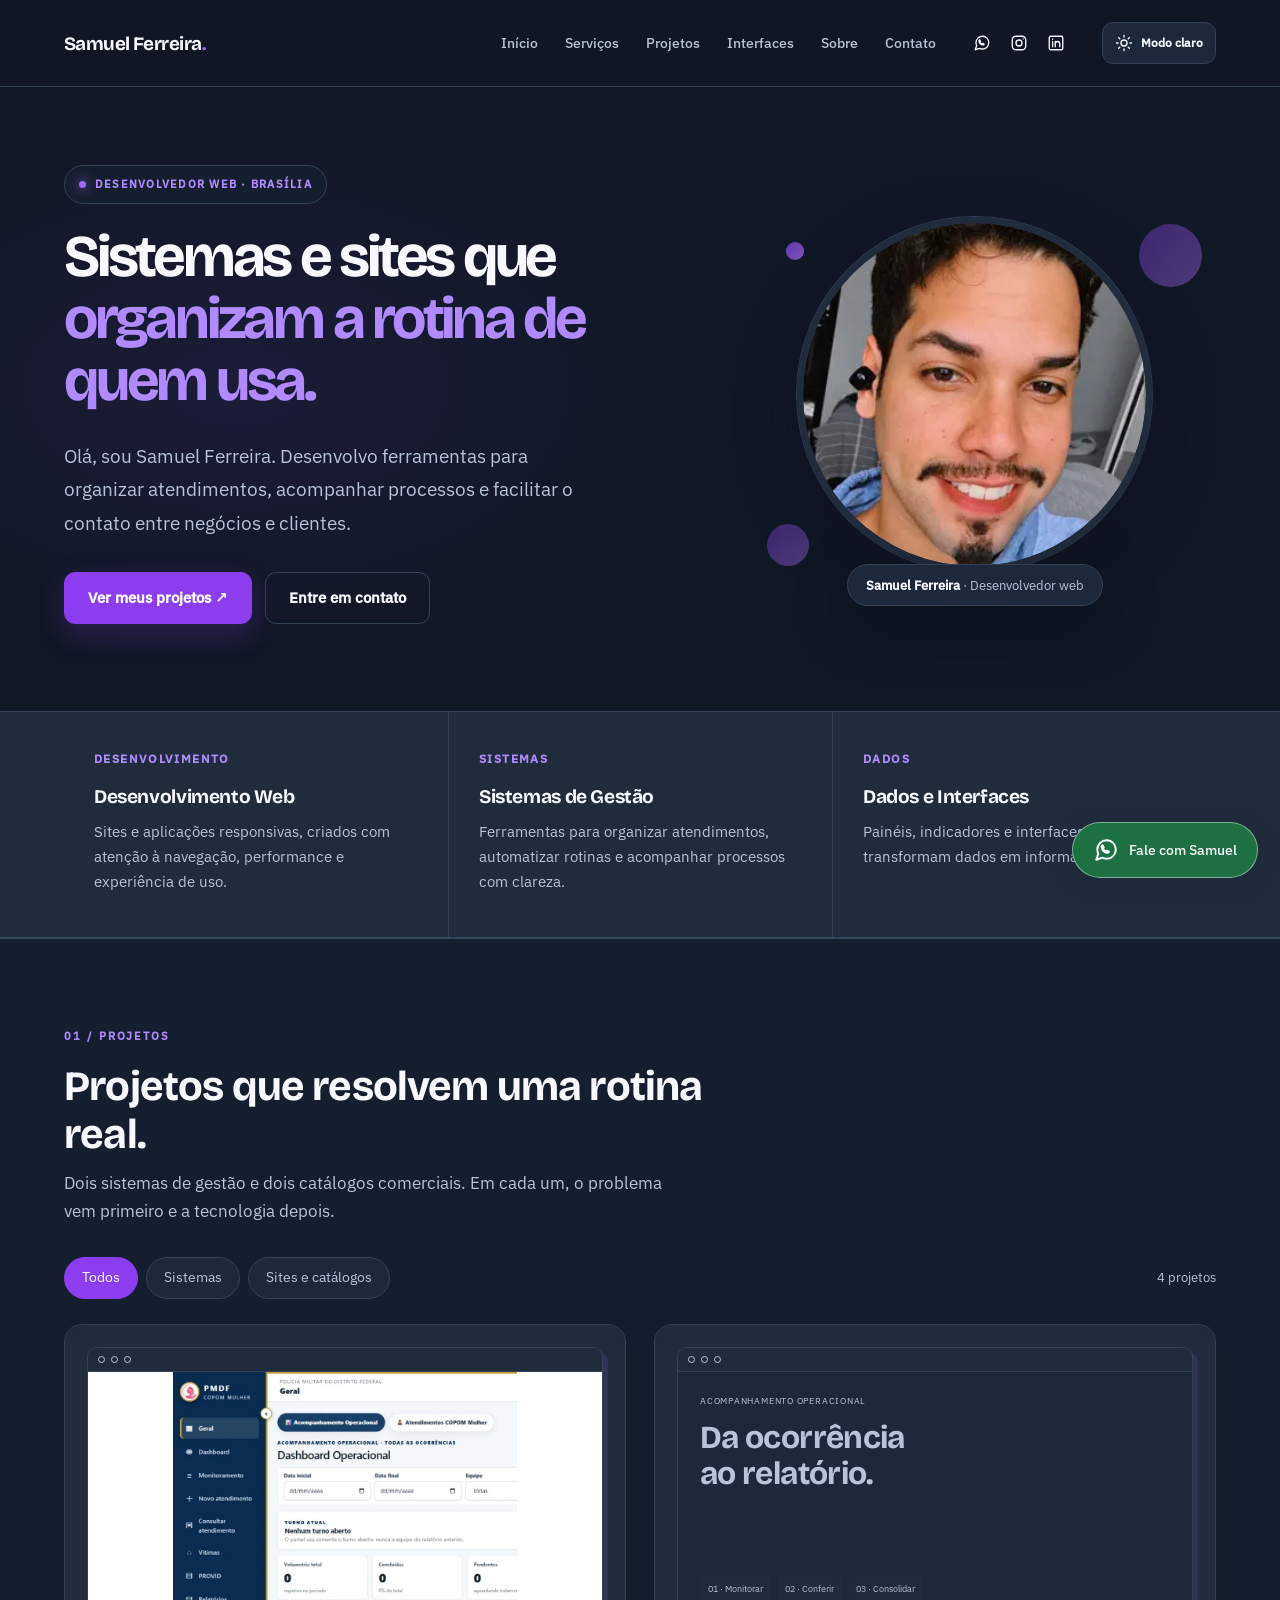
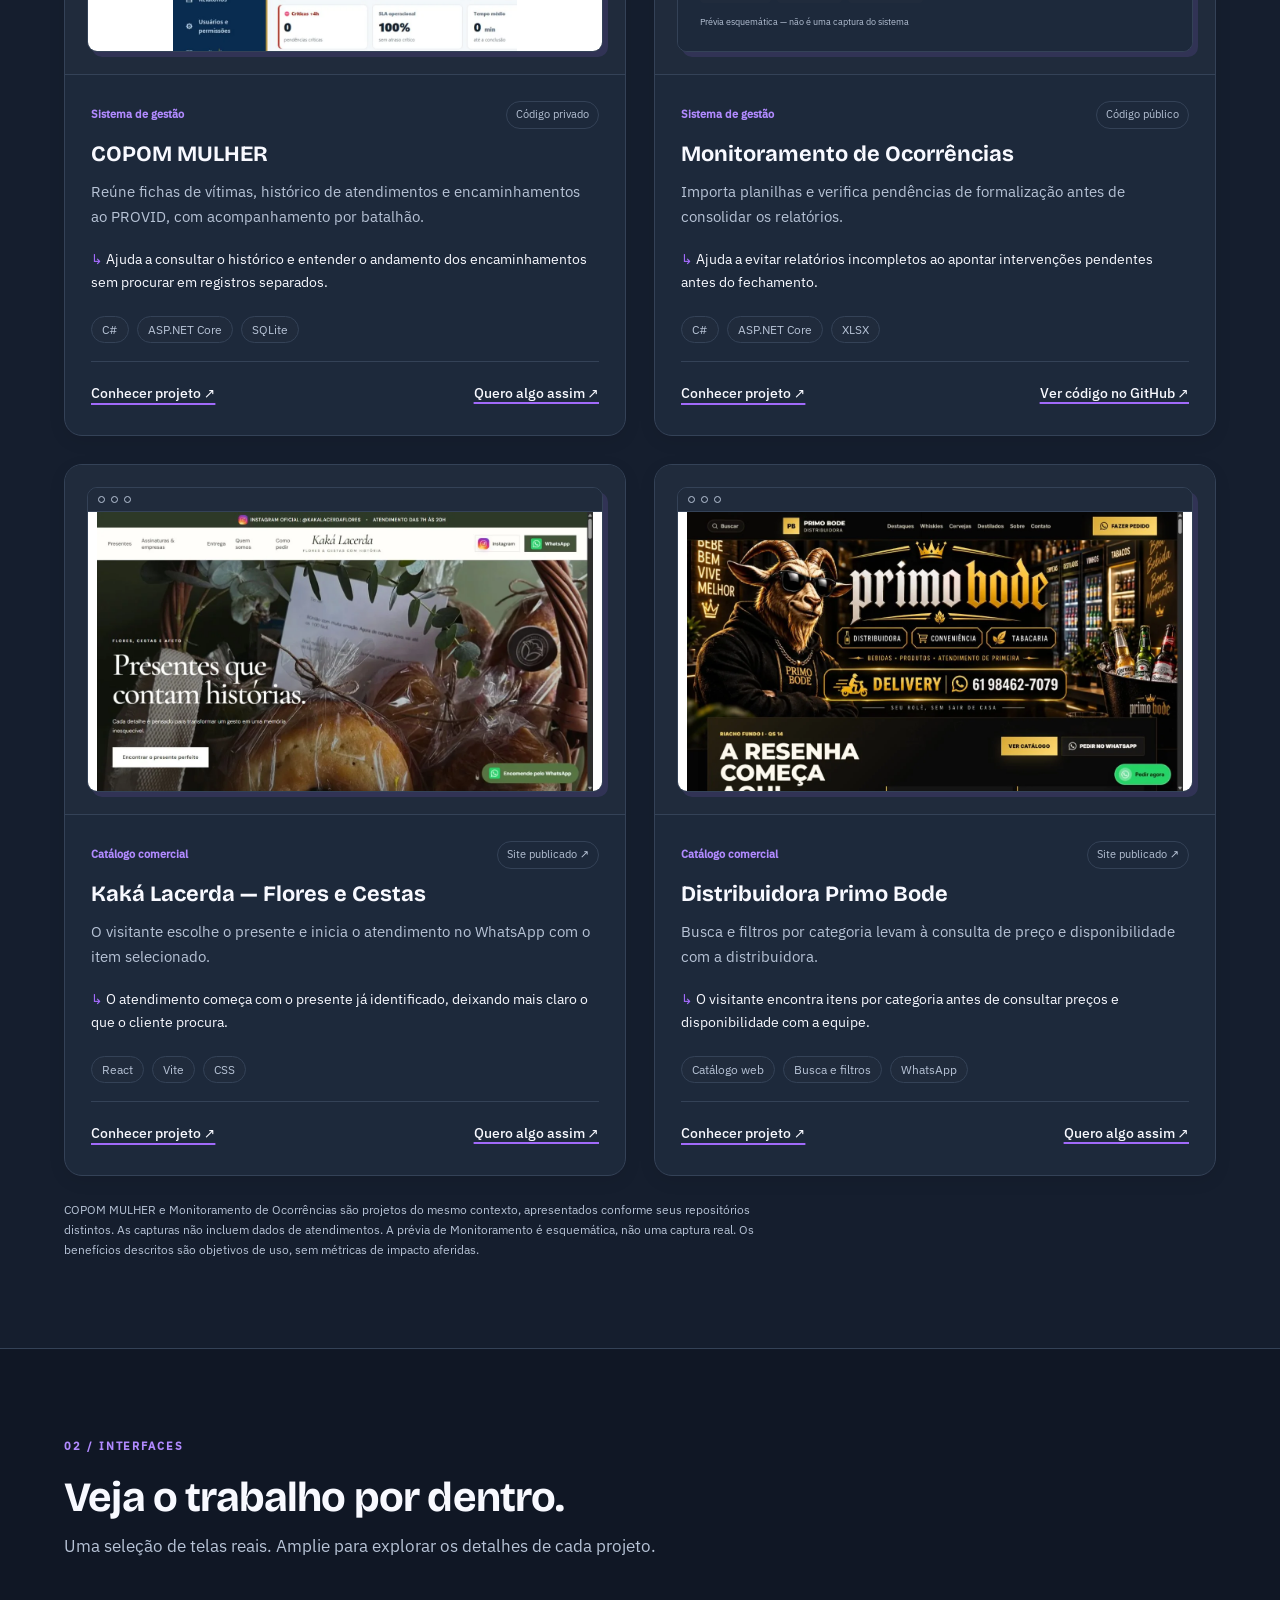
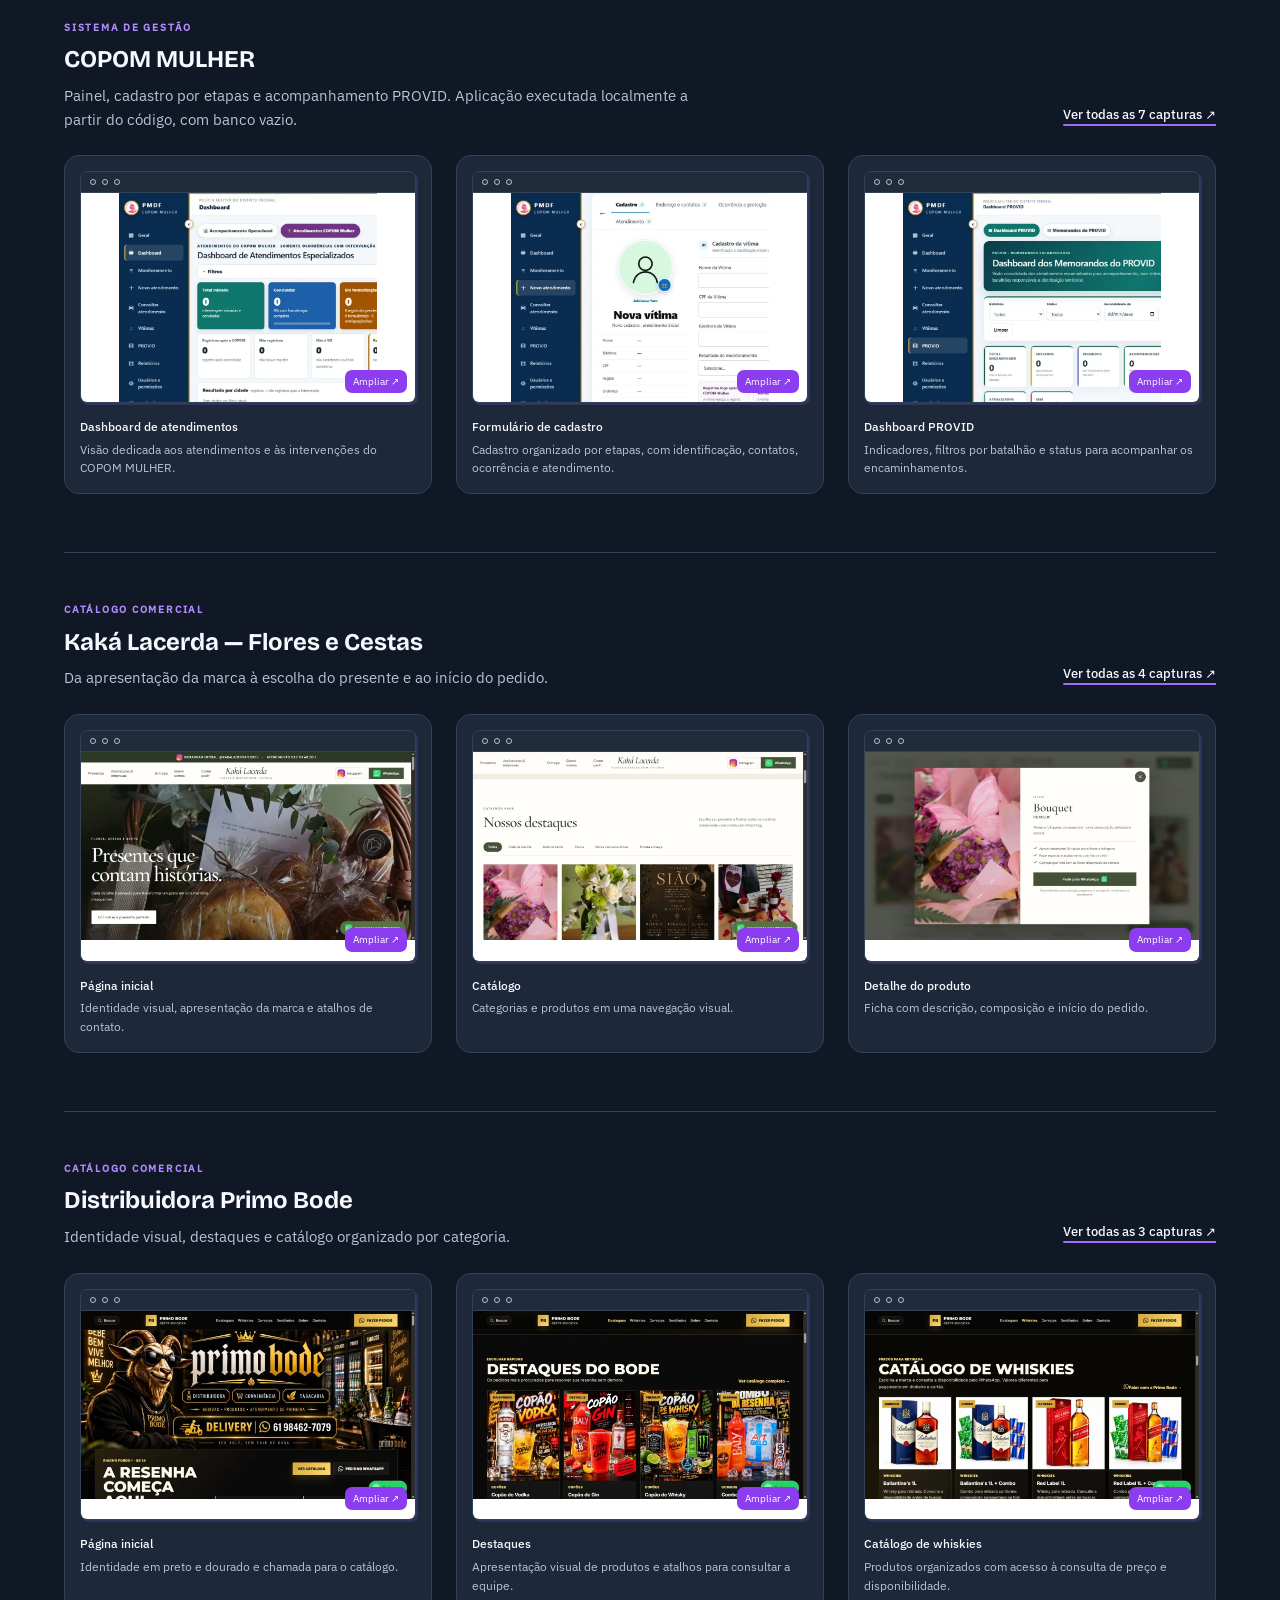
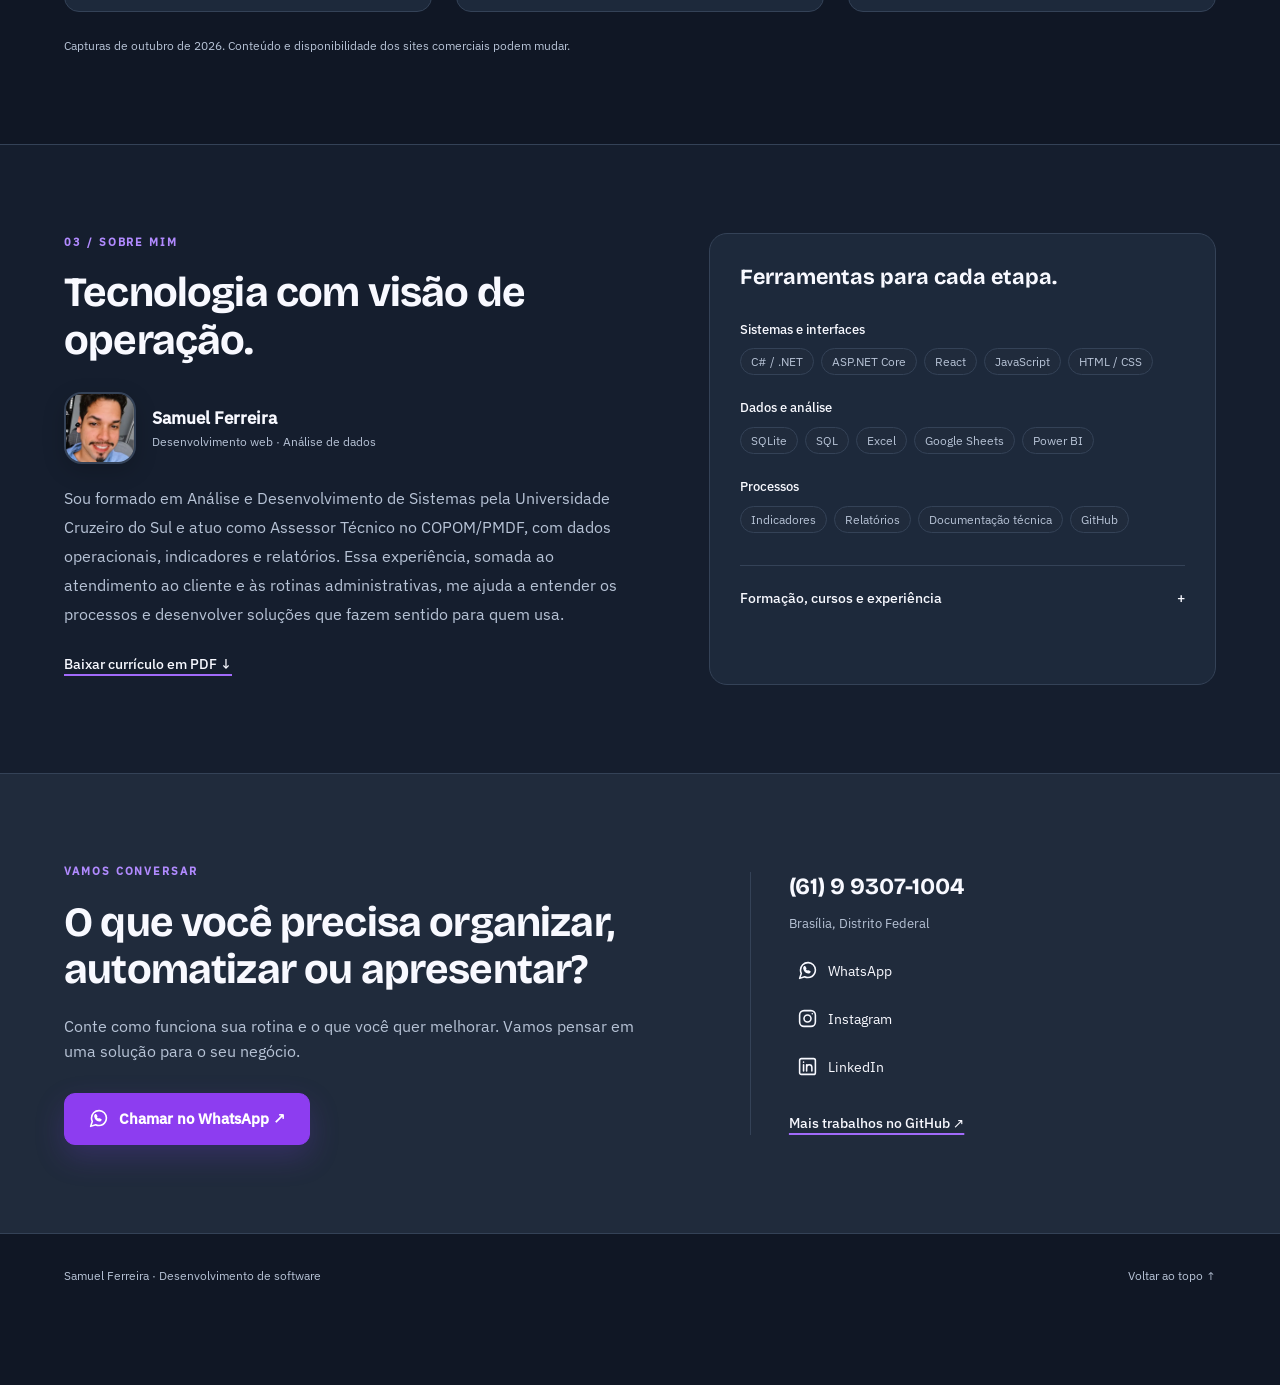
<file: index.html>
<!DOCTYPE html>
<html lang="pt-BR">
<head>
<meta charset="utf-8">
<meta name="viewport" content="width=device-width, initial-scale=1">
<title>Samuel Ferreira — Sistemas e sites para negócios</title>
<meta name="description" content="Samuel Ferreira: desenvolvimento de sistemas de gestão e sites para negócios em Brasília. Conheça projetos, interfaces reais e soluções para sua rotina."><link rel="canonical" href="https://samferreira97.github.io/portfolio/"><link rel="icon" type="image/svg+xml" href="favicon.svg"><meta name="theme-color" content="#16222E"><meta property="og:type" content="website"><meta property="og:locale" content="pt_BR"><meta property="og:title" content="Samuel Ferreira — Sistemas e sites para negócios"><meta property="og:description" content="Projetos reais, sistemas de gestão e catálogos comerciais. Conheça meu trabalho e vamos conversar sobre o seu projeto."><meta property="og:url" content="https://samferreira97.github.io/portfolio/"><meta property="og:image" content="https://samferreira97.github.io/portfolio/social-preview.jpg"><meta property="og:image:width" content="1200"><meta property="og:image:height" content="630"><meta property="og:image:alt" content="Samuel Ferreira — Sistemas e sites para negócios"><meta name="twitter:card" content="summary_large_image">
<style>
@font-face {
  font-family: 'Bricolage Grotesque';
  font-style: normal;
  font-weight: 500;
  font-stretch: 100%;
  font-display: swap;
  src: url(bricolage-latin-1.woff2) format('woff2');
  unicode-range: U+0000-00FF, U+0131, U+0152-0153, U+02BB-02BC, U+02C6, U+02DA, U+02DC, U+0304, U+0308, U+0329, U+2000-206F, U+20AC, U+2122, U+2191, U+2193, U+2212, U+2215, U+FEFF, U+FFFD;
}
@font-face {
  font-family: 'Bricolage Grotesque';
  font-style: normal;
  font-weight: 700;
  font-stretch: 100%;
  font-display: swap;
  src: url(bricolage-latin-1.woff2) format('woff2');
  unicode-range: U+0000-00FF, U+0131, U+0152-0153, U+02BB-02BC, U+02C6, U+02DA, U+02DC, U+0304, U+0308, U+0329, U+2000-206F, U+20AC, U+2122, U+2191, U+2193, U+2212, U+2215, U+FEFF, U+FFFD;
}
@font-face {
  font-family: 'IBM Plex Sans';
  font-style: normal;
  font-weight: 400;
  font-stretch: 100%;
  font-display: swap;
  src: url(ibm-plex-latin-2.woff2) format('woff2');
  unicode-range: U+0000-00FF, U+0131, U+0152-0153, U+02BB-02BC, U+02C6, U+02DA, U+02DC, U+0304, U+0308, U+0329, U+2000-206F, U+20AC, U+2122, U+2191, U+2193, U+2212, U+2215, U+FEFF, U+FFFD;
}
@font-face {
  font-family: 'IBM Plex Sans';
  font-style: normal;
  font-weight: 500;
  font-stretch: 100%;
  font-display: swap;
  src: url(ibm-plex-latin-2.woff2) format('woff2');
  unicode-range: U+0000-00FF, U+0131, U+0152-0153, U+02BB-02BC, U+02C6, U+02DA, U+02DC, U+0304, U+0308, U+0329, U+2000-206F, U+20AC, U+2122, U+2191, U+2193, U+2212, U+2215, U+FEFF, U+FFFD;
}

/* Paleta: concreto de Brasília, tinta azul-marinho, azul do céu e amarelo de ipê (único destaque) */
:root{
  --concreto:#EDEFF1; --papel:#FFFFFF; --tinta:#16222E; --suave:#55626F;
  --ceu:#2B5FD9; --ipe:#F4B400; --linha:#CBD2D9;
  --display:"Bricolage Grotesque","Segoe UI",system-ui,sans-serif;
  --texto:"IBM Plex Sans","Segoe UI",system-ui,sans-serif;
}
*{box-sizing:border-box;margin:0}
html{scroll-behavior:smooth}
body{background:var(--concreto);color:var(--tinta);font:400 1.0625rem/1.6 var(--texto)}
a{color:inherit}
:focus-visible{outline:3px solid var(--ceu);outline-offset:3px}
.wrap{max-width:1120px;margin:0 auto;padding:0 24px}

/* Topo: só marca e dois links */
header .wrap{display:flex;justify-content:space-between;align-items:center;padding-top:20px;padding-bottom:20px}
.marca{font:700 1.125rem var(--display);text-decoration:none}
header nav{display:flex;gap:24px;font-size:.95rem}
header nav a{text-decoration:none;color:var(--suave)}
header nav a:hover{color:var(--tinta)}

/* Hero */
.hero{display:grid;grid-template-columns:1fr 1.1fr;gap:56px;align-items:center;padding:56px 24px 88px;max-width:1120px;margin:0 auto}
.hero h1{font:700 clamp(2.4rem,5vw,3.8rem)/1.05 var(--display);letter-spacing:-.025em;max-width:13ch}
.hero p{margin-top:20px;max-width:46ch;color:var(--suave);font-size:1.15rem}
.acoes{display:flex;gap:12px;flex-wrap:wrap;margin-top:32px}
.btn{display:inline-block;padding:12px 22px;border-radius:8px;font-weight:500;text-decoration:none;border:2px solid var(--tinta)}
.btn.primario{background:var(--tinta);color:#fff}
.btn.primario:hover{background:var(--ceu);border-color:var(--ceu)}
.btn.secundario:hover{background:var(--tinta);color:#fff}

/* Mockup de navegador: o elemento memorável da página */
.janela{background:var(--papel);border:1.5px solid var(--tinta);border-radius:12px;box-shadow:10px 10px 0 var(--ipe);overflow:hidden}
.janela .barra{display:flex;gap:6px;padding:10px 14px;border-bottom:1.5px solid var(--tinta);background:var(--concreto)}
.janela .barra i{width:10px;height:10px;border-radius:50%;border:1.5px solid var(--tinta)}
.painel{padding:18px}
.indicadores{display:grid;grid-template-columns:repeat(3,1fr);gap:10px}
.indicadores div{border:1px solid var(--linha);border-radius:6px;padding:10px 12px}
.indicadores b{display:block;font:700 1.5rem var(--display)}
.indicadores span{font-size:.8rem;color:var(--suave)}
.linhas{margin-top:14px;display:grid;gap:8px}
.linha{display:grid;grid-template-columns:1.4fr 1fr auto;gap:10px;align-items:center;font-size:.85rem;padding:8px 10px;border-radius:6px;background:var(--concreto)}
.linha .barrinha{height:8px;border-radius:4px;background:var(--linha)}
.pilula{padding:2px 10px;border-radius:99px;font-size:.75rem;font-weight:500;background:var(--ipe);color:var(--tinta)}
.pilula.ok{background:var(--tinta);color:#fff}

/* Projetos */
section{padding:72px 0;border-top:1px solid var(--linha)}
section h2{font:700 clamp(1.8rem,3vw,2.4rem)/1.15 var(--display);letter-spacing:-.02em;max-width:22ch}
section > .wrap > p.intro{margin-top:12px;color:var(--suave);max-width:56ch}
.grade{display:grid;grid-template-columns:repeat(2,1fr);gap:28px;margin-top:40px}
.card{background:var(--papel);border:1.5px solid var(--tinta);border-radius:12px;display:flex;flex-direction:column;overflow:hidden}
.card .imagem{aspect-ratio:16/10;background:var(--concreto);border-bottom:1.5px solid var(--tinta);display:grid;place-items:center;color:var(--suave);font-size:.9rem}
.card .imagem img{width:100%;height:100%;object-fit:cover;display:block}
.card .corpo{padding:22px;display:flex;flex-direction:column;gap:10px;flex:1}
.card h3{font:700 1.35rem/1.2 var(--display)}
.card .tipo{font-size:.9rem;color:var(--suave)}
.card .resultado{margin-top:2px}
.tags{display:flex;gap:8px;flex-wrap:wrap;margin-top:auto;padding-top:6px}
.tags span{font-size:.8rem;padding:3px 10px;border:1px solid var(--linha);border-radius:99px;color:var(--suave)}
.links{display:flex;gap:18px;margin-top:6px;font-weight:500}
.links a{text-decoration:underline;text-underline-offset:4px;text-decoration-color:var(--ipe);text-decoration-thickness:2px}
.links a:hover{color:var(--ceu)}
.privado{font-size:.9rem;color:var(--suave)}

/* Contato */
.contato{text-align:left}
.contato .acoes{margin-top:28px}
footer{padding:32px 0 48px;color:var(--suave);font-size:.9rem;border-top:1px solid var(--linha)}

@media (max-width:860px){
  .hero{grid-template-columns:1fr;gap:40px;padding-top:32px}
  .grade{grid-template-columns:1fr}
  .janela{box-shadow:6px 6px 0 var(--ipe)}
}
/* Refinamentos sobre a proposta enviada por Samuel. */
body{overflow-wrap:break-word}button{font:inherit;color:inherit;cursor:pointer}button,a{-webkit-tap-highlight-color:transparent}button{touch-action:manipulation}img{max-width:100%;height:auto}section{scroll-margin-top:24px}.eyebrow{display:block;font-size:.71rem;letter-spacing:.12em;font-weight:500;color:var(--suave);margin-bottom:18px}.brand-dot{color:#9b6f00}.skip-link{position:absolute;top:8px;left:12px;padding:10px 18px;background:var(--tinta);color:white;z-index:20;transform:translateY(-150%)}.skip-link:focus{transform:none}header .wrap{gap:24px}.socials{display:flex;align-items:center;gap:6px}.social-link{display:inline-flex;align-items:center;justify-content:center;min-width:44px;min-height:44px;text-decoration:none;border-radius:8px;gap:10px}.social-link svg{width:21px;height:21px;flex-shrink:0}.social-link:hover{background:#e1e5e9;color:#224ba9}.btn{display:inline-flex;align-items:center;justify-content:center;gap:10px;min-height:48px;font-size:.94rem;transition:background .18s ease,color .18s ease,border-color .18s ease}.btn svg{width:21px;height:21px;flex-shrink:0}.hero{padding-top:60px;padding-bottom:90px;gap:48px}.hero h1{font-size:clamp(2.45rem,4.7vw,3.65rem);max-width:14ch}.hero p{font-size:1.0625rem}.hero-project{min-width:0}.hero-project .janela{transform:rotate(1deg)}.hero-project img{display:block;aspect-ratio:1.6;object-fit:contain;background:white}.barra span{margin-left:8px;font-size:.52rem;letter-spacing:.05em;color:var(--suave);align-self:center}.hero-project figcaption{font-size:.7rem;color:var(--suave);margin-top:25px;display:flex;align-items:center;gap:7px;flex-wrap:wrap}.hero-project figcaption a{margin-left:auto;text-underline-offset:4px}.status-dot{width:6px;height:6px;background:var(--tinta);border-radius:50%;flex-shrink:0}.janela{box-shadow:7px 7px 0 var(--ipe)}section{padding:88px 0}section h2{max-width:24ch}.filter-bar{display:flex;align-items:center;justify-content:space-between;gap:16px;margin-top:32px}.filters{display:flex;gap:8px;flex-wrap:wrap}.filter{background:transparent;border:1px solid var(--linha);border-radius:99px;padding:9px 17px;font-size:.85rem;min-height:42px}.filter[aria-pressed=true]{background:var(--tinta);border-color:var(--tinta);color:white}.filter:hover{border-color:var(--tinta)}#project-count{font-size:.8rem;color:var(--suave);white-space:nowrap}.grade{margin-top:25px;gap:28px}.card{transition:box-shadow .18s ease,transform .18s ease}.card:hover{box-shadow:0 7px 18px #16222e0c;transform:translateY(-2px)}.card[hidden]{display:none}.card .imagem{aspect-ratio:16/10;display:block;padding:22px;background:#e5e8ec;overflow:hidden}.card .imagem>a{display:block;height:100%;text-decoration:none}.card .imagem .janela{height:100%;width:100%;border-radius:7px;box-shadow:4px 4px 0 #cbd2d9;display:flex;flex-direction:column}.card .imagem img{height:calc(100% - 32px);width:100%;object-fit:contain;object-position:top;background:white;flex:1;min-height:0}.card .imagem .barra{padding:8px 10px;flex-shrink:0}.card .imagem .barra i{height:7px;width:7px;border-width:1px}.card .corpo{padding:26px;gap:12px}.card-meta{display:flex;align-items:center;justify-content:space-between;gap:12px}.card .tipo,.card .privado{font-size:.7rem}.card .privado{border:1px solid var(--linha);border-radius:4px;padding:3px 7px}.card h3{font-size:1.4rem;max-width:27ch;min-height:2.4em}.card p{font-size:.95rem;line-height:1.65;color:var(--suave)}.card .resultado{color:var(--tinta);font-size:.86rem;padding-top:5px}.resultado>span{color:#906800}.card .tags{margin-top:auto;padding-top:10px}.tags{align-items:start}.tags span{background:#f5f6f7;line-height:1.6;font-size:.76rem}.links{border-top:1px solid var(--linha);padding-top:17px;justify-content:space-between;gap:10px;flex-wrap:wrap;font-size:.85rem}.text-link{border:0;background:none;padding:0;text-align:left;font-weight:500;text-decoration:underline;text-underline-offset:5px;text-decoration-color:var(--ipe);text-decoration-thickness:2px;display:inline-block}.links .text-link,.links a{min-height:30px;display:flex;align-items:center}.text-link:hover{color:#224ba9}.caption{font-size:.76rem;color:var(--suave);line-height:1.65;margin-top:24px;max-width:100ch}.concept{padding:22px;background:var(--papel);height:100%;display:flex;flex-direction:column;gap:12px}.concept>span{font-size:.54rem;letter-spacing:.09em;color:var(--suave)}.concept strong{font:700 clamp(1.15rem,2.5vw,2rem)/1.15 var(--display);letter-spacing:-.02em}.concept>div{display:flex;flex-wrap:wrap;gap:6px;margin-top:auto}.concept>div span{background:var(--concreto);border-radius:4px;padding:6px 8px;font-size:.58rem}.concept small{font-size:.55rem;color:var(--suave)}.showcase{margin-top:58px;scroll-margin-top:28px}.showcase+.showcase{border-top:1px solid var(--linha);padding-top:48px}.showcase-heading{display:flex;align-items:end;gap:25px;justify-content:space-between;margin-bottom:24px}.showcase-heading>div{max-width:66ch}.showcase h3{font:700 1.5rem/1.2 var(--display);margin-bottom:10px}.showcase p{font-size:.92rem;color:var(--suave)}.showcase .eyebrow{font-size:.65rem;margin-bottom:10px}.showcase-heading>.text-link{font-size:.8rem;white-space:nowrap;min-height:32px;flex-shrink:0}.screen-grid{display:grid;grid-template-columns:repeat(3,minmax(0,1fr));gap:24px}.screen-trigger{border:0;background:none;display:block;width:100%;padding:0;text-align:left;position:relative}.screen-trigger .janela{border-color:var(--linha);border-width:1px;box-shadow:3px 3px 0 #cbd2d9;border-radius:7px;transition:box-shadow .18s ease}.screen-trigger:hover .janela{box-shadow:5px 5px 0 var(--ipe)}.screen-trigger .barra{padding:7px 9px;border-bottom:1px solid var(--linha)}.screen-trigger .barra i{width:6px;height:6px;border:1px solid #788592}.screen-trigger img{display:block;aspect-ratio:16/10;width:100%;object-fit:contain;object-position:top;background:white}.zoom{position:absolute;bottom:10px;right:9px;background:var(--tinta);color:white;padding:4px 8px;font-size:.6rem;border-radius:4px}.screen-grid figcaption{margin-top:14px;font-size:.77rem}.screen-grid figcaption b{display:block;font-weight:500}.screen-grid figcaption span{display:block;color:var(--suave);font-size:.73rem;margin-top:4px}.about{display:grid;grid-template-columns:1.1fr 1fr;gap:88px}.profile{display:flex;align-items:center;gap:16px;margin:28px 0 20px}.monogram{width:64px;height:64px;display:grid;place-items:center;background:var(--ipe);border:1.5px solid var(--tinta);border-radius:12px;font:700 1.5rem var(--display);flex-shrink:0}.profile b{font-size:1.05rem}.profile div>span{display:block;color:var(--suave);font-size:.77rem}.about-copy>p{font-size:.98rem;line-height:1.85;color:var(--suave)}.cv-link{margin-top:24px;font-size:.88rem;min-height:32px}.expertise{padding-top:32px}.expertise h3{font:700 1.35rem var(--display);margin-bottom:30px}.stack-group{margin:0 0 23px}.stack-group h4{font-size:.8rem;font-weight:500;margin-bottom:8px}.stack-group .tags{margin-top:0;padding:0;gap:7px}.career{border-top:1px solid var(--linha);margin-top:32px;padding-top:16px}.career summary{font-weight:500;font-size:.88rem;cursor:pointer;list-style:none;display:flex;justify-content:space-between;min-height:32px;align-items:center}.career summary::-webkit-details-marker{display:none}.career[open] summary>span{transform:rotate(45deg)}.career>div{padding-top:24px}.career h4{font-size:.85rem;margin-bottom:12px}.career p,.career ul{font-size:.8rem;color:var(--suave);line-height:1.8;margin-bottom:22px}.career b{color:var(--tinta);font-weight:500}.career ul{padding-left:18px}.contato{background:var(--papel)}.contact-grid{display:grid;grid-template-columns:1.3fr 1fr;gap:80px;align-items:center}.contact-grid h2{max-width:23ch}.contact-grid p{margin-top:20px;font-size:.98rem;color:var(--suave)}.contact-details{padding-left:38px;border-left:1px solid var(--linha);display:flex;flex-direction:column;align-items:start;gap:14px}.phone{font:700 1.45rem var(--display);text-decoration:none}.contact-details>span{color:var(--suave);font-size:.8rem}.labeled{flex-direction:column;align-items:start;gap:4px}.labeled .social-link{font-size:.9rem;justify-content:start;padding:0 8px}.contact-details>.text-link{font-size:.85rem;margin-top:10px}.footer-content{display:flex;justify-content:space-between;gap:16px;font-size:.75rem}footer a{text-decoration:none}dialog{border:1.5px solid var(--tinta);border-radius:12px;max-width:690px;width:calc(100% - 32px);max-height:90dvh;padding:30px;margin:auto;background:var(--papel);color:var(--tinta);overflow-y:auto}dialog::backdrop{background:#16222eb8;backdrop-filter:blur(4px)}.dialog-top{display:flex;align-items:center;justify-content:space-between;gap:20px;margin-bottom:18px}.dialog-top .eyebrow{margin-bottom:0}.close{border:1px solid var(--linha);border-radius:7px;background:var(--papel);min-width:44px;min-height:44px;font-size:1.5rem;line-height:1;flex-shrink:0}dialog h2{font:700 1.7rem/1.2 var(--display);margin-bottom:18px}dialog p{font-size:.94rem;color:var(--suave);line-height:1.75}dialog h3{font:700 1.1rem var(--display);margin:24px 0 12px}dialog ul{padding-left:20px;font-size:.9rem;color:var(--suave);line-height:1.75}dialog li+li{margin-top:7px}dialog .tags{margin-top:22px}dialog .caption{font-size:.76rem}dialog .acoes{align-items:center}#dialog-contact{font-size:.85rem}[hidden]{display:none!important}#screen-dialog{max-width:1160px;padding:20px}#screen-dialog h2{font:500 .9rem var(--texto);margin:0}#screen-full{display:block;width:100%;max-height:65dvh;object-fit:contain;background:var(--concreto);border:1px solid var(--linha)}.screen-pagination{display:flex;align-items:center;justify-content:space-between;gap:14px;margin-top:18px;font-size:.8rem}.screen-pagination button{min-height:44px}#screen-position{color:var(--suave);font-variant-numeric:tabular-nums}#screen-description{margin-top:9px}html:has(dialog[open]){overflow:hidden}
@media(min-width:861px){header nav{margin-left:auto}.hero{min-height:610px}}
@media(max-width:1000px){.hero{gap:30px}.hero h1{font-size:3rem}.hero .acoes{gap:10px}.hero .btn{padding:11px 15px}.about{gap:40px}.contact-grid{gap:35px}.contact-details{padding-left:28px}.screen-grid{gap:18px}}
@media(max-width:860px){.hero{padding-top:40px;padding-bottom:64px;gap:40px;grid-template-columns:1fr}.hero h1{font-size:3rem;max-width:17ch}.hero p{font-size:.95rem}.hero .acoes{flex-direction:row;align-items:start;margin-top:24px}.grade{grid-template-columns:repeat(2,minmax(0,1fr));gap:20px}.card .corpo{padding:20px}.card h3{font-size:1.22rem}.card-meta{align-items:start;gap:6px;flex-direction:column}.card .imagem{padding:15px}.concept{padding:13px;gap:8px}.concept>div span{padding:4px 5px}.screen-grid{gap:16px}.showcase-heading{align-items:start;flex-direction:column;gap:14px}.about{gap:30px}.contact-grid{grid-template-columns:1.25fr 1fr}header .wrap{gap:18px}header nav{gap:15px;font-size:.85rem}.socials{gap:0}}
@media(max-width:640px){body{font-size:1rem}.wrap{padding-left:22px;padding-right:22px}header .wrap{gap:10px;flex-wrap:wrap;padding-top:18px;padding-bottom:18px}.marca{font-size:1.05rem;white-space:nowrap}header nav{width:100%;order:3;justify-content:start;gap:25px;border-top:1px solid var(--linha);padding-top:14px;margin-top:7px}.socials{margin-left:auto}.social-link{min-width:39px;min-height:42px}.social-link svg{width:19px;height:19px}.hero{grid-template-columns:1fr;gap:36px;padding:30px 22px 62px}.hero h1{font-size:clamp(2.45rem,9.4vw,3.35rem);max-width:15ch}.hero .eyebrow{font-size:.65rem}.hero p{font-size:1rem;margin-top:20px}.hero .acoes{flex-direction:row;gap:10px;margin-top:26px}.hero .btn{font-size:.83rem;padding:11px 16px}.hero-project .janela{transform:none;box-shadow:5px 5px 0 var(--ipe)}.hero-project figcaption{font-size:.64rem;margin-top:18px}.barra span{font-size:.48rem}section{padding:58px 0}section h2{font-size:1.95rem;max-width:23ch}section>.wrap>p.intro{font-size:.92rem}.filter-bar{margin-top:25px;gap:8px;align-items:start;flex-wrap:wrap}.filters{gap:6px}.filter{padding:8px 13px;font-size:.76rem}#project-count{font-size:.7rem;padding-top:5px;margin-left:auto}.grade{grid-template-columns:1fr;margin-top:20px;gap:25px}.card .imagem{padding:20px}.card .corpo{padding:23px;gap:12px}.card h3{font-size:1.35rem;min-height:0}.card-meta{flex-direction:row;align-items:center}.card p{font-size:.93rem}.links{font-size:.8rem;gap:12px}.concept{padding:20px;gap:14px}.concept strong{font-size:1.8rem}.concept>div span{padding:6px 9px;font-size:.62rem}.concept small{font-size:.61rem}.screen-grid{grid-template-columns:1fr;gap:26px}.showcase{margin-top:38px}.showcase+.showcase{padding-top:35px}.showcase h3{font-size:1.35rem}.showcase p{font-size:.9rem}.screen-grid figcaption span{max-width:55ch}.screen-trigger img{aspect-ratio:16/10}.about{grid-template-columns:1fr;gap:18px}.profile{margin-top:24px}.expertise{padding-top:12px}.expertise h3{margin-bottom:22px}.career{margin-top:26px}.contact-grid{grid-template-columns:1fr;gap:35px}.contact-details{border-left:0;border-top:1px solid var(--linha);padding:27px 0 0;gap:10px}.labeled{margin-left:0;flex-direction:row;flex-wrap:wrap;gap:6px 12px}.labeled .social-link{font-size:.82rem;padding:0 3px}.phone{font-size:1.35rem}.contact-details>.text-link{margin-top:8px}.footer-content{flex-direction:column;gap:12px}footer{padding:27px 0 32px}dialog{padding:22px}dialog h2{font-size:1.5rem}dialog .acoes{flex-direction:column;align-items:start;gap:20px}#screen-dialog{padding:13px}#screen-dialog h2{font-size:.8rem}.screen-pagination{font-size:.74rem;gap:6px}.caption{font-size:.72rem}.btn{white-space:normal}.labeled .social-link{min-width:0}}
.card .imagem>a{width:100%;min-width:0}.card .imagem .janela{min-width:0}
@media(max-width:360px){header .wrap{gap:8px}.marca{font-size:.94rem}header .social-link{min-width:33px}}
@media(prefers-reduced-motion:reduce){html{scroll-behavior:auto}*,*:before,*:after{transition:none!important;animation:none!important}}
@media print{header,.filter-bar,.acoes,.links,dialog,.cv-link,footer a,.screen-trigger .zoom{display:none!important}body{background:#fff;font-size:10pt}.hero{padding-top:20px;padding-bottom:25px;min-height:auto}.hero h1{font-size:30pt}.hero p{font-size:10pt}.hero-project .janela{transform:none;box-shadow:none}section{padding:25px 0}.wrap{max-width:none}.eyebrow{font-size:8pt}.grade{gap:18px;grid-template-columns:1fr 1fr}.card{break-inside:avoid}.card .imagem{aspect-ratio:16/9}.card .corpo{padding:15px}.card h3{font-size:14pt;min-height:0}.card p{font-size:9pt}.card:hover{transform:none}.showcase{break-inside:avoid}.screen-grid{grid-template-columns:repeat(3,1fr)}.about{grid-template-columns:1fr 1fr;gap:25px}.about-copy>p{font-size:10pt}.contact-grid{grid-template-columns:1.2fr 1fr;gap:25px}.phone{font-size:14pt}.contact-details{padding-left:15px}.labeled .social-link{font-size:9pt}.labeled{flex-direction:column}footer{padding:18px 0}.janela{box-shadow:none}.tags span{font-size:8pt}h2{font-size:22pt!important}.concept strong{font-size:18pt}.caption{font-size:8pt}}

.floating-whatsapp{position:fixed;right:22px;bottom:max(22px,env(safe-area-inset-bottom));z-index:40;display:inline-flex;align-items:center;justify-content:center;gap:10px;min-height:56px;padding:13px 20px;border-radius:99px;background:#1c7042;color:#fff;text-decoration:none;font-size:.9rem;font-weight:500;border:1px solid #ffffff70;box-shadow:0 5px 20px #16222e26;transition:background .18s ease,transform .18s ease}.floating-whatsapp svg{width:26px;height:26px;flex-shrink:0}.floating-whatsapp:hover{background:#155632;transform:translateY(-2px)}footer{padding-bottom:100px}@media(max-width:640px){.floating-whatsapp{right:16px;bottom:max(18px,env(safe-area-inset-bottom));width:56px;height:56px;padding:13px}.floating-whatsapp>span{display:none}}@media print{.floating-whatsapp{display:none!important}footer{padding-bottom:18px}}</style><link rel="stylesheet" href="redesign.css"><script>try{document.documentElement.dataset.theme=localStorage.getItem("samuel-portfolio-theme")==="light"?"light":"dark"}catch(e){document.documentElement.dataset.theme="dark"}</script>
</head>
<body><a class="skip-link" href="#conteudo">Pular para o conteúdo</a><header><div class="wrap"><a class="marca" href="#inicio">Samuel Ferreira<span class="brand-dot" aria-hidden="true">.</span></a><nav aria-label="Principal"><a href="#inicio">Início</a><a href="#servicos">Serviços</a><a href="#projetos">Projetos</a><a href="#interfaces">Interfaces</a><a href="#sobre">Sobre</a><a href="#contato">Contato</a></nav><div class="socials" aria-label="Redes e contato"><a class="social-link" href="https://wa.me/5561993071004?text=Ol%C3%A1%2C%20Samuel!%20Conheci%20seu%20portf%C3%B3lio%20e%20gostaria%20de%20conversar%20sobre%20um%20projeto." target="_blank" rel="noopener noreferrer" aria-label="WhatsApp de Samuel Ferreira"><svg viewBox="0 0 24 24" fill="none" stroke="currentColor" stroke-width="1.8" stroke-linecap="round" stroke-linejoin="round" aria-hidden="true"><path d="M21 11.5a8.4 8.4 0 0 1-.9 3.8 8.5 8.5 0 0 1-7.6 4.7 8.4 8.4 0 0 1-3.8-.9L3 21l1.9-5.7a8.4 8.4 0 0 1-.9-3.8A8.5 8.5 0 0 1 12.5 3h.5a8.5 8.5 0 0 1 8 8v.5Z"/><path d="M9 7.8c-.8 0-1.2 1-1 1.9.5 2.4 2.4 4.3 4.8 4.8.9.2 1.9-.2 1.9-1l-2-1-1 .7c-1.1-.5-2-1.4-2.5-2.5l.7-1-1-1.9Z"/></svg></a><a class="social-link" href="https://www.instagram.com/samferreiras2/" target="_blank" rel="noopener noreferrer" aria-label="Instagram de Samuel Ferreira"><svg viewBox="0 0 24 24" fill="none" stroke="currentColor" stroke-width="1.8" stroke-linecap="round" stroke-linejoin="round" aria-hidden="true"><rect x="3" y="3" width="18" height="18" rx="5"/><circle cx="12" cy="12" r="4"/><path d="M17.5 6.5h.01"/></svg></a><a class="social-link" href="https://www.linkedin.com/in/samuel-silas-dos-santos-ferreira-928618174/" target="_blank" rel="noopener noreferrer" aria-label="LinkedIn de Samuel Ferreira"><svg viewBox="0 0 24 24" fill="none" stroke="currentColor" stroke-width="1.8" stroke-linecap="round" stroke-linejoin="round" aria-hidden="true"><rect x="3" y="3" width="18" height="18" rx="2"/><path d="M7.5 10v7M7.5 7h.01M11 17v-7m0 3c0-4 6-4 6 0v4"/></svg></a></div><button type="button" class="theme-toggle" id="theme-toggle" aria-label="Ativar modo claro" aria-pressed="false" title="Alternar tema claro/escuro"><svg class="icon-sun" viewBox="0 0 24 24" fill="none" stroke="currentColor" stroke-width="1.8" stroke-linecap="round" stroke-linejoin="round" aria-hidden="true"><circle cx="12" cy="12" r="4"/><path d="M12 2v2m0 16v2M4.93 4.93l1.42 1.42m11.3 11.3 1.42 1.42M2 12h2m16 0h2M4.93 19.07l1.42-1.42m11.3-11.3 1.42-1.42"/></svg><svg class="icon-moon" viewBox="0 0 24 24" fill="none" stroke="currentColor" stroke-width="1.8" stroke-linecap="round" stroke-linejoin="round" aria-hidden="true"><path d="M20.3 15.6A8.5 8.5 0 0 1 8.4 3.7a8.5 8.5 0 1 0 11.9 11.9Z"/></svg><span class="theme-toggle-label">Modo claro</span></button></div></header><main id="conteudo"><div class="hero" id="inicio">
<div class="hero-copy"><span class="eyebrow">DESENVOLVEDOR WEB · BRASÍLIA</span><h1>Sistemas e sites que <span>organizam a rotina de quem usa.</span></h1><p>Olá, sou Samuel Ferreira. Desenvolvo ferramentas para organizar atendimentos, acompanhar processos e facilitar o contato entre negócios e clientes.</p><div class="acoes"><a class="btn primario" href="#projetos">Ver meus projetos ↗</a><a class="btn secundario" href="#contato">Entre em contato</a></div></div>
<div class="portrait-stage" aria-label="Apresentação visual de Samuel Ferreira"><span class="orbit orbit-a" aria-hidden="true"></span><span class="orbit orbit-b" aria-hidden="true"></span><span class="orbit orbit-c" aria-hidden="true"></span><div class="portrait-ring"><span class="portrait-fallback" aria-hidden="true">SF</span><img src="samuel-portrait.webp?v=20261020" alt="Foto de Samuel Ferreira" width="260" height="260" fetchpriority="high" decoding="async" onerror="this.hidden=true"></div><div class="portrait-caption"><strong>Samuel Ferreira</strong> · Desenvolvedor web</div></div>
</div>
<div class="services-strip" id="servicos"><div class="wrap services-grid">
<article class="service-card"><span class="service-index">DESENVOLVIMENTO</span><h2>Desenvolvimento Web</h2><p>Sites e aplicações responsivas, criados com atenção à navegação, performance e experiência de uso.</p></article>
<article class="service-card"><span class="service-index">SISTEMAS</span><h2>Sistemas de Gestão</h2><p>Ferramentas para organizar atendimentos, automatizar rotinas e acompanhar processos com clareza.</p></article>
<article class="service-card"><span class="service-index">DADOS</span><h2>Dados e Interfaces</h2><p>Painéis, indicadores e interfaces intuitivas que transformam dados em informações úteis.</p></article>
</div></div>

<section id="projetos"><div class="wrap"><span class="eyebrow">01 / PROJETOS</span><h2>Projetos que resolvem uma rotina real.</h2><p class="intro">Dois sistemas de gestão e dois catálogos comerciais. Em cada um, o problema vem primeiro e a tecnologia depois.</p><div class="filter-bar"><div class="filters" role="group" aria-label="Filtrar projetos"><button class="filter" data-filter="all" aria-pressed="true">Todos</button><button class="filter" data-filter="system" aria-pressed="false">Sistemas</button><button class="filter" data-filter="site" aria-pressed="false">Sites e catálogos</button></div><span id="project-count" aria-live="polite">4 projetos</span></div><div class="grade"><article class="card" data-category="system"><div class="imagem"><a href="#interfaces-copom" aria-label="Ver interfaces de COPOM MULHER"><div class="janela"><div class="barra" aria-hidden="true"><i></i><i></i><i></i><span></span></div><img src="copom-geral.webp" alt="COPOM MULHER — captura real da interface" width="1280" height="800" loading="lazy" decoding="async"></div></a></div><div class="corpo"><div class="card-meta"><span class="tipo">Sistema de gestão</span><span class="privado">Código privado</span></div><h3>COPOM MULHER</h3><p>Reúne fichas de vítimas, histórico de atendimentos e encaminhamentos ao PROVID, com acompanhamento por batalhão.</p><p class="resultado"><span aria-hidden="true">↳</span> Ajuda a consultar o histórico e entender o andamento dos encaminhamentos sem procurar em registros separados.</p><div class="tags"><span>C#</span><span>ASP.NET Core</span><span>SQLite</span></div><div class="links"><button class="text-link" data-project="copom">Conhecer projeto ↗</button><a href="https://wa.me/5561993071004?text=Ol%C3%A1%2C%20Samuel!%20Vi%20o%20projeto%20COPOM%20MULHER%20no%20seu%20portf%C3%B3lio%20e%20gostaria%20de%20uma%20solu%C3%A7%C3%A3o%20para%20meu%20neg%C3%B3cio." target="_blank" rel="noopener noreferrer">Quero algo assim ↗</a></div></div></article><article class="card" data-category="system"><div class="imagem"><div class="janela"><div class="barra" aria-hidden="true"><i></i><i></i><i></i><span></span></div><div class="concept"><span>ACOMPANHAMENTO OPERACIONAL</span><strong>Da ocorrência<br>ao relatório.</strong><div><span>01 · Monitorar</span><span>02 · Conferir</span><span>03 · Consolidar</span></div><small>Prévia esquemática — não é uma captura do sistema</small></div></div></div><div class="corpo"><div class="card-meta"><span class="tipo">Sistema de gestão</span><span class="privado">Código público</span></div><h3>Monitoramento de Ocorrências</h3><p>Importa planilhas e verifica pendências de formalização antes de consolidar os relatórios.</p><p class="resultado"><span aria-hidden="true">↳</span> Ajuda a evitar relatórios incompletos ao apontar intervenções pendentes antes do fechamento.</p><div class="tags"><span>C#</span><span>ASP.NET Core</span><span>XLSX</span></div><div class="links"><button class="text-link" data-project="ocorrencias">Conhecer projeto ↗</button><a href="https://github.com/SamFerreira97/https-samferreira.taila2f002.ts.net-Ocorrencias" target="_blank" rel="noopener noreferrer" aria-label="Ver código do Monitoramento de Ocorrências no GitHub">Ver código no GitHub ↗</a></div></div></article><article class="card" data-category="site"><div class="imagem"><a href="#interfaces-flores" aria-label="Ver interfaces de Kaká Lacerda — Flores e Cestas"><div class="janela"><div class="barra" aria-hidden="true"><i></i><i></i><i></i><span></span></div><img src="kaka-inicio.webp" alt="Kaká Lacerda — Flores e Cestas — captura real da interface" width="1280" height="800" loading="lazy" decoding="async"></div></a></div><div class="corpo"><div class="card-meta"><span class="tipo">Catálogo comercial</span><span class="privado">Site publicado ↗</span></div><h3>Kaká Lacerda — Flores e Cestas</h3><p>O visitante escolhe o presente e inicia o atendimento no WhatsApp com o item selecionado.</p><p class="resultado"><span aria-hidden="true">↳</span> O atendimento começa com o presente já identificado, deixando mais claro o que o cliente procura.</p><div class="tags"><span>React</span><span>Vite</span><span>CSS</span></div><div class="links"><button class="text-link" data-project="flores">Conhecer projeto ↗</button><a href="https://wa.me/5561993071004?text=Ol%C3%A1%2C%20Samuel!%20Vi%20o%20projeto%20Kak%C3%A1%20Lacerda%20%E2%80%94%20Flores%20e%20Cestas%20no%20seu%20portf%C3%B3lio%20e%20gostaria%20de%20uma%20solu%C3%A7%C3%A3o%20para%20meu%20neg%C3%B3cio." target="_blank" rel="noopener noreferrer">Quero algo assim ↗</a></div></div></article><article class="card" data-category="site"><div class="imagem"><a href="#interfaces-primo" aria-label="Ver interfaces de Distribuidora Primo Bode"><div class="janela"><div class="barra" aria-hidden="true"><i></i><i></i><i></i><span></span></div><img src="primo-inicio.webp" alt="Distribuidora Primo Bode — captura real da interface" width="1280" height="800" loading="lazy" decoding="async"></div></a></div><div class="corpo"><div class="card-meta"><span class="tipo">Catálogo comercial</span><span class="privado">Site publicado ↗</span></div><h3>Distribuidora Primo Bode</h3><p>Busca e filtros por categoria levam à consulta de preço e disponibilidade com a distribuidora.</p><p class="resultado"><span aria-hidden="true">↳</span> O visitante encontra itens por categoria antes de consultar preços e disponibilidade com a equipe.</p><div class="tags"><span>Catálogo web</span><span>Busca e filtros</span><span>WhatsApp</span></div><div class="links"><button class="text-link" data-project="primo">Conhecer projeto ↗</button><a href="https://wa.me/5561993071004?text=Ol%C3%A1%2C%20Samuel!%20Vi%20o%20projeto%20Distribuidora%20Primo%20Bode%20no%20seu%20portf%C3%B3lio%20e%20gostaria%20de%20uma%20solu%C3%A7%C3%A3o%20para%20meu%20neg%C3%B3cio." target="_blank" rel="noopener noreferrer">Quero algo assim ↗</a></div></div></article></div><p class="caption">COPOM MULHER e Monitoramento de Ocorrências são projetos do mesmo contexto, apresentados conforme seus repositórios distintos. As capturas não incluem dados de atendimentos. A prévia de Monitoramento é esquemática, não uma captura real. Os benefícios descritos são objetivos de uso, sem métricas de impacto aferidas.</p></div></section><section id="interfaces"><div class="wrap"><span class="eyebrow">02 / INTERFACES</span><h2>Veja o trabalho por dentro.</h2><p class="intro">Uma seleção de telas reais. Amplie para explorar os detalhes de cada projeto.</p><article class="showcase" id="interfaces-copom"><div class="showcase-heading"><div><span class="eyebrow">SISTEMA DE GESTÃO</span><h3>COPOM MULHER</h3><p>Painel, cadastro por etapas e acompanhamento PROVID. Aplicação executada localmente a partir do código, com banco vazio.</p></div><button class="text-link" data-screen="7">Ver todas as 7 capturas ↗</button></div><div class="screen-grid"><figure><button class="screen-trigger" data-screen="8" aria-label="Ampliar: COPOM MULHER · Dashboard de atendimentos"><div class="janela"><div class="barra" aria-hidden="true"><i></i><i></i><i></i><span></span></div><img src="copom-dashboard.webp" width="1280" height="800" alt="COPOM MULHER · Dashboard de atendimentos" loading="lazy" decoding="async"></div><span class="zoom" aria-hidden="true">Ampliar ↗</span></button><figcaption><b>Dashboard de atendimentos</b><span>Visão dedicada aos atendimentos e às intervenções do COPOM MULHER.</span></figcaption></figure><figure><button class="screen-trigger" data-screen="11" aria-label="Ampliar: COPOM MULHER · Formulário de cadastro"><div class="janela"><div class="barra" aria-hidden="true"><i></i><i></i><i></i><span></span></div><img src="copom-formulario.webp" width="1280" height="800" alt="COPOM MULHER · Formulário de cadastro" loading="lazy" decoding="async"></div><span class="zoom" aria-hidden="true">Ampliar ↗</span></button><figcaption><b>Formulário de cadastro</b><span>Cadastro organizado por etapas, com identificação, contatos, ocorrência e atendimento.</span></figcaption></figure><figure><button class="screen-trigger" data-screen="12" aria-label="Ampliar: COPOM MULHER · Dashboard PROVID"><div class="janela"><div class="barra" aria-hidden="true"><i></i><i></i><i></i><span></span></div><img src="copom-provid.webp" width="1280" height="800" alt="COPOM MULHER · Dashboard PROVID" loading="lazy" decoding="async"></div><span class="zoom" aria-hidden="true">Ampliar ↗</span></button><figcaption><b>Dashboard PROVID</b><span>Indicadores, filtros por batalhão e status para acompanhar os encaminhamentos.</span></figcaption></figure></div></article><article class="showcase" id="interfaces-flores"><div class="showcase-heading"><div><span class="eyebrow">CATÁLOGO COMERCIAL</span><h3>Kaká Lacerda — Flores e Cestas</h3><p>Da apresentação da marca à escolha do presente e ao início do pedido.</p></div><button class="text-link" data-screen="0">Ver todas as 4 capturas ↗</button></div><div class="screen-grid"><figure><button class="screen-trigger" data-screen="0" aria-label="Ampliar: Kaká Lacerda · Página inicial"><div class="janela"><div class="barra" aria-hidden="true"><i></i><i></i><i></i><span></span></div><img src="kaka-inicio.webp" width="1280" height="800" alt="Kaká Lacerda · Página inicial" loading="lazy" decoding="async"></div><span class="zoom" aria-hidden="true">Ampliar ↗</span></button><figcaption><b>Página inicial</b><span>Identidade visual, apresentação da marca e atalhos de contato.</span></figcaption></figure><figure><button class="screen-trigger" data-screen="1" aria-label="Ampliar: Kaká Lacerda · Catálogo"><div class="janela"><div class="barra" aria-hidden="true"><i></i><i></i><i></i><span></span></div><img src="kaka-catalogo.webp" width="1280" height="800" alt="Kaká Lacerda · Catálogo" loading="lazy" decoding="async"></div><span class="zoom" aria-hidden="true">Ampliar ↗</span></button><figcaption><b>Catálogo</b><span>Categorias e produtos em uma navegação visual.</span></figcaption></figure><figure><button class="screen-trigger" data-screen="2" aria-label="Ampliar: Kaká Lacerda · Detalhe do produto"><div class="janela"><div class="barra" aria-hidden="true"><i></i><i></i><i></i><span></span></div><img src="kaka-produto.webp" width="1280" height="800" alt="Kaká Lacerda · Detalhe do produto" loading="lazy" decoding="async"></div><span class="zoom" aria-hidden="true">Ampliar ↗</span></button><figcaption><b>Detalhe do produto</b><span>Ficha com descrição, composição e início do pedido.</span></figcaption></figure></div></article><article class="showcase" id="interfaces-primo"><div class="showcase-heading"><div><span class="eyebrow">CATÁLOGO COMERCIAL</span><h3>Distribuidora Primo Bode</h3><p>Identidade visual, destaques e catálogo organizado por categoria.</p></div><button class="text-link" data-screen="4">Ver todas as 3 capturas ↗</button></div><div class="screen-grid"><figure><button class="screen-trigger" data-screen="4" aria-label="Ampliar: Primo Bode · Página inicial"><div class="janela"><div class="barra" aria-hidden="true"><i></i><i></i><i></i><span></span></div><img src="primo-inicio.webp" width="1280" height="800" alt="Primo Bode · Página inicial" loading="lazy" decoding="async"></div><span class="zoom" aria-hidden="true">Ampliar ↗</span></button><figcaption><b>Página inicial</b><span>Identidade em preto e dourado e chamada para o catálogo.</span></figcaption></figure><figure><button class="screen-trigger" data-screen="5" aria-label="Ampliar: Primo Bode · Destaques"><div class="janela"><div class="barra" aria-hidden="true"><i></i><i></i><i></i><span></span></div><img src="primo-ofertas.webp" width="1280" height="800" alt="Primo Bode · Destaques" loading="lazy" decoding="async"></div><span class="zoom" aria-hidden="true">Ampliar ↗</span></button><figcaption><b>Destaques</b><span>Apresentação visual de produtos e atalhos para consultar a equipe.</span></figcaption></figure><figure><button class="screen-trigger" data-screen="6" aria-label="Ampliar: Primo Bode · Catálogo de whiskies"><div class="janela"><div class="barra" aria-hidden="true"><i></i><i></i><i></i><span></span></div><img src="primo-catalogo.webp" width="1280" height="800" alt="Primo Bode · Catálogo de whiskies" loading="lazy" decoding="async"></div><span class="zoom" aria-hidden="true">Ampliar ↗</span></button><figcaption><b>Catálogo de whiskies</b><span>Produtos organizados com acesso à consulta de preço e disponibilidade.</span></figcaption></figure></div></article><p class="caption">Capturas de outubro de 2026. Conteúdo e disponibilidade dos sites comerciais podem mudar.</p></div></section><section id="sobre"><div class="wrap about"><div class="about-copy"><span class="eyebrow">03 / SOBRE MIM</span><h2>Tecnologia com visão de operação.</h2><div class="profile"><img class="profile-photo" src="samuel-portrait.webp?v=20261020" width="72" height="72" loading="lazy" decoding="async" alt="Foto de Samuel Ferreira"><div><b>Samuel Ferreira</b><span>Desenvolvimento web · Análise de dados</span></div></div><p>Sou formado em Análise e Desenvolvimento de Sistemas pela Universidade Cruzeiro do Sul e atuo como Assessor Técnico no COPOM/PMDF, com dados operacionais, indicadores e relatórios. Essa experiência, somada ao atendimento ao cliente e às rotinas administrativas, me ajuda a entender os processos e desenvolver soluções que fazem sentido para quem usa.</p><a class="text-link cv-link" href="curriculo-samuel-ferreira.pdf" download>Baixar currículo em PDF ↓</a></div><div class="expertise"><h3>Ferramentas para cada etapa.</h3><div class="stack-group"><h4>Sistemas e interfaces</h4><div class="tags"><span>C# / .NET</span><span>ASP.NET Core</span><span>React</span><span>JavaScript</span><span>HTML / CSS</span></div></div><div class="stack-group"><h4>Dados e análise</h4><div class="tags"><span>SQLite</span><span>SQL</span><span>Excel</span><span>Google Sheets</span><span>Power BI</span></div></div><div class="stack-group"><h4>Processos</h4><div class="tags"><span>Indicadores</span><span>Relatórios</span><span>Documentação técnica</span><span>GitHub</span></div></div><details class="career"><summary>Formação, cursos e experiência <span aria-hidden="true">+</span></summary><div><h4>Experiência profissional</h4><p><b>2024 — atual · Assessor Técnico</b><br>COPOM / Polícia Militar do Distrito Federal. Análise de dados operacionais, indicadores, planilhas, relatórios e apoio à organização de processos.</p><p><b>2022 — 2023 · Telemarketing ativo (estágio)</b><br>Claro. Atendimento, suporte técnico e administrativo, negociação e pesquisas de satisfação.</p><p><b>2014 — 2016 · Auxiliar administrativo (estágio)</b><br>Jovem Candango. Organização de arquivos e controle documental.</p><h4>Formação acadêmica</h4><p><b>Análise e Desenvolvimento de Sistemas</b><br>Universidade Cruzeiro do Sul · 2022 — 2024 · Concluído.</p><h4>Cursos complementares</h4><ul><li><b>Inteligência Artificial e o Novo Contexto da Cultura Digital</b> · Fundação Bradesco — Escola Virtual · 20 horas · concluído em novembro de 2025</li><li>Excel 2016 — Intermediário · Fundação Bradesco · 2025</li><li>Modelando Dados no Power BI · Fundação Bradesco · 2024</li><li>Implementando Banco de Dados · Fundação Bradesco · 2024</li></ul></div></details></div></div></section><section id="contato" class="contato"><div class="wrap contact-grid"><div><span class="eyebrow">VAMOS CONVERSAR</span><h2>O que você precisa organizar, automatizar ou apresentar?</h2><p class="intro">Conte como funciona sua rotina e o que você quer melhorar. Vamos pensar em uma solução para o seu negócio.</p><div class="acoes"><a class="btn primario" href="https://wa.me/5561993071004?text=Ol%C3%A1%2C%20Samuel!%20Conheci%20seu%20portf%C3%B3lio%20e%20gostaria%20de%20conversar%20sobre%20um%20projeto." target="_blank" rel="noopener noreferrer"><svg viewBox="0 0 24 24" fill="none" stroke="currentColor" stroke-width="1.8" stroke-linecap="round" stroke-linejoin="round" aria-hidden="true"><path d="M21 11.5a8.4 8.4 0 0 1-.9 3.8 8.5 8.5 0 0 1-7.6 4.7 8.4 8.4 0 0 1-3.8-.9L3 21l1.9-5.7a8.4 8.4 0 0 1-.9-3.8A8.5 8.5 0 0 1 12.5 3h.5a8.5 8.5 0 0 1 8 8v.5Z"/><path d="M9 7.8c-.8 0-1.2 1-1 1.9.5 2.4 2.4 4.3 4.8 4.8.9.2 1.9-.2 1.9-1l-2-1-1 .7c-1.1-.5-2-1.4-2.5-2.5l.7-1-1-1.9Z"/></svg> Chamar no WhatsApp ↗</a></div></div><div class="contact-details"><a class="phone" href="tel:+5561993071004">(61) 9 9307-1004</a><span>Brasília, Distrito Federal</span><div class="socials labeled"><a class="social-link" href="https://wa.me/5561993071004?text=Ol%C3%A1%2C%20Samuel!%20Conheci%20seu%20portf%C3%B3lio%20e%20gostaria%20de%20conversar%20sobre%20um%20projeto." target="_blank" rel="noopener noreferrer" aria-label="WhatsApp de Samuel Ferreira"><svg viewBox="0 0 24 24" fill="none" stroke="currentColor" stroke-width="1.8" stroke-linecap="round" stroke-linejoin="round" aria-hidden="true"><path d="M21 11.5a8.4 8.4 0 0 1-.9 3.8 8.5 8.5 0 0 1-7.6 4.7 8.4 8.4 0 0 1-3.8-.9L3 21l1.9-5.7a8.4 8.4 0 0 1-.9-3.8A8.5 8.5 0 0 1 12.5 3h.5a8.5 8.5 0 0 1 8 8v.5Z"/><path d="M9 7.8c-.8 0-1.2 1-1 1.9.5 2.4 2.4 4.3 4.8 4.8.9.2 1.9-.2 1.9-1l-2-1-1 .7c-1.1-.5-2-1.4-2.5-2.5l.7-1-1-1.9Z"/></svg><span>WhatsApp</span></a><a class="social-link" href="https://www.instagram.com/samferreiras2/" target="_blank" rel="noopener noreferrer" aria-label="Instagram de Samuel Ferreira"><svg viewBox="0 0 24 24" fill="none" stroke="currentColor" stroke-width="1.8" stroke-linecap="round" stroke-linejoin="round" aria-hidden="true"><rect x="3" y="3" width="18" height="18" rx="5"/><circle cx="12" cy="12" r="4"/><path d="M17.5 6.5h.01"/></svg><span>Instagram</span></a><a class="social-link" href="https://www.linkedin.com/in/samuel-silas-dos-santos-ferreira-928618174/" target="_blank" rel="noopener noreferrer" aria-label="LinkedIn de Samuel Ferreira"><svg viewBox="0 0 24 24" fill="none" stroke="currentColor" stroke-width="1.8" stroke-linecap="round" stroke-linejoin="round" aria-hidden="true"><rect x="3" y="3" width="18" height="18" rx="2"/><path d="M7.5 10v7M7.5 7h.01M11 17v-7m0 3c0-4 6-4 6 0v4"/></svg><span>LinkedIn</span></a></div><a class="text-link" href="https://github.com/SamFerreira97" target="_blank" rel="noopener noreferrer">Mais trabalhos no GitHub ↗</a></div></div></section></main><footer><div class="wrap footer-content"><span>Samuel Ferreira · Desenvolvimento de software</span><a href="#inicio">Voltar ao topo ↑</a></div></footer><dialog id="project-dialog" aria-labelledby="dialog-title"><div class="dialog-top"><span class="eyebrow" id="dialog-category"></span><button class="close" aria-label="Fechar detalhes" data-close="project-dialog">×</button></div><h2 id="dialog-title"></h2><p id="dialog-description"></p><h3>Recursos do projeto</h3><ul id="dialog-features"></ul><div class="tags" id="dialog-tags"></div><p class="caption" id="dialog-note"></p><div class="acoes"><a class="btn primario" id="dialog-action" target="_blank" rel="noopener noreferrer"></a><a class="text-link" id="dialog-contact" target="_blank" rel="noopener noreferrer">Conversar sobre uma solução ↗</a></div></dialog><dialog id="screen-dialog" aria-labelledby="screen-title"><div class="dialog-top"><h2 id="screen-title"></h2><button class="close" aria-label="Fechar imagem ampliada" data-close="screen-dialog">×</button></div><img id="screen-full" alt=""><div class="screen-pagination"><button id="screen-prev" class="text-link" aria-label="Imagem anterior">← Anterior</button><span id="screen-position" aria-live="polite"></span><button id="screen-next" class="text-link" aria-label="Próxima imagem">Próxima →</button></div><p id="screen-description" class="caption"></p></dialog><script src="portfolio.js" defer></script><script src="theme.js" defer></script><a class="floating-whatsapp" href="https://wa.me/5561993071004?text=Ol%C3%A1%2C%20Samuel!%20Conheci%20seu%20portf%C3%B3lio%20e%20gostaria%20de%20conversar%20sobre%20um%20projeto." target="_blank" rel="noopener noreferrer" aria-label="Falar com Samuel Ferreira pelo WhatsApp" title="Falar com Samuel pelo WhatsApp"><svg viewBox="0 0 24 24" fill="none" stroke="currentColor" stroke-width="1.8" stroke-linecap="round" stroke-linejoin="round" aria-hidden="true"><path d="M21 11.5a8.4 8.4 0 0 1-.9 3.8 8.5 8.5 0 0 1-7.6 4.7 8.4 8.4 0 0 1-3.8-.9L3 21l1.9-5.7a8.4 8.4 0 0 1-.9-3.8A8.5 8.5 0 0 1 12.5 3h.5a8.5 8.5 0 0 1 8 8v.5Z"/><path d="M9 7.8c-.8 0-1.2 1-1 1.9.5 2.4 2.4 4.3 4.8 4.8.9.2 1.9-.2 1.9-1l-2-1-1 .7c-1.1-.5-2-1.4-2.5-2.5l.7-1-1-1.9Z"/></svg><span>Fale com Samuel</span></a></body></html>
</file>
<file: redesign.css>
/* Samuel Ferreira — Neon portfolio redesign, 2026.
   Theme tokens keep contrast consistent across dark and light modes. */
:root {
  color-scheme: dark;
  --concreto: #101725;
  --papel: #1d293b;
  --tinta: #f8f9ff;
  --suave: #b7c3d6;
  --ceu: #b18aff;
  --ipe: #a16afa;
  --linha: #344257;
  --surface-alt: #202b3c;
  --surface-soft: #151e2e;
  --accent-strong: #8d3df0;
  --button-text: #ffffff;
  --shadow: 0 18px 60px rgb(3 7 16 / 27%);
}
html[data-theme="light"] {
  color-scheme: light;
  --concreto: #f6f7fb;
  --papel: #ffffff;
  --tinta: #151d30;
  --suave: #506078;
  --ceu: #6427b9;
  --ipe: #6b2bc3;
  --linha: #d9e0eb;
  --surface-alt: #ebeff6;
  --surface-soft: #f8f9fc;
  --accent-strong: #6b2bc3;
  --button-text: #ffffff;
  --shadow: 0 18px 50px rgb(34 46 74 / 10%);
}
html {scroll-padding-top: 110px}
body {background:var(--concreto); color:var(--tinta); padding-top:86px; transition:background-color .22s ease,color .22s ease}
a,button {transition:color .18s ease,background-color .18s ease,border-color .18s ease,box-shadow .18s ease}
:focus-visible {outline:3px solid var(--ceu);outline-offset:4px}
.wrap {max-width:1200px}
section,.showcase,#inicio,#servicos {scroll-margin-top:105px}
.brand-dot,.resultado>span {color:var(--ipe)}
.eyebrow {color:var(--ceu);font-weight:700;letter-spacing:.17em}
section h2 {font-size:clamp(2rem,3.25vw,2.9rem);max-width:26ch}
section>.wrap>p.intro {max-width:62ch}

/* Fixed, softly translucent navigation */
header {position:fixed;z-index:50;top:0;left:0;right:0;background:rgb(16 23 37 / 94%);border-bottom:1px solid var(--linha);backdrop-filter:blur(16px);-webkit-backdrop-filter:blur(16px)}
html[data-theme="light"] header {background:rgb(246 247 251 / 95%)}
header .wrap {max-width:1200px;min-height:86px;padding-top:10px;padding-bottom:10px;gap:28px;flex-wrap:nowrap}
.marca {font-size:1.18rem;white-space:nowrap;letter-spacing:-.03em}
header nav {display:flex;align-items:center;gap:27px;margin-left:auto;white-space:nowrap}
header nav a {color:var(--suave);font-size:.86rem;font-weight:500;position:relative;padding:10px 0}
header nav a:hover,header nav a:focus-visible {color:var(--tinta)}
header nav a:after {content:"";position:absolute;bottom:5px;left:0;width:100%;height:2px;background:var(--ipe);transform:scaleX(0);transform-origin:left;transition:transform .2s ease}
header nav a:hover:after,header nav a:focus-visible:after {transform:scaleX(1)}
header .socials {gap:1px}
header .social-link {min-width:36px;min-height:38px}
header .social-link svg {width:18px;height:18px}
.social-link:hover {background:var(--surface-alt);color:var(--ceu)}
.theme-toggle {display:inline-flex;align-items:center;justify-content:center;gap:8px;min-height:42px;min-width:42px;flex-shrink:0;padding:0 12px;border:1px solid var(--linha);border-radius:11px;background:var(--papel);color:var(--tinta)}
.theme-toggle:hover {border-color:var(--ceu);background:var(--surface-alt)}
.theme-toggle svg {width:18px;height:18px;flex-shrink:0}
.theme-toggle .icon-sun {display:block}
.theme-toggle .icon-moon {display:none}
html[data-theme="light"] .theme-toggle .icon-sun {display:none}
html[data-theme="light"] .theme-toggle .icon-moon {display:block}
.theme-toggle-label {font-size:.75rem;font-weight:600;white-space:nowrap}
.skip-link {z-index:100;background:var(--accent-strong);color:#fff}

/* Above the fold: bold typography and a personal portrait */
.hero {position:relative;isolation:isolate;max-width:1200px;min-height:625px;padding:68px 24px 76px;grid-template-columns:1.12fr .88fr;gap:55px;align-items:center}
.hero:before {content:"";position:absolute;z-index:-1;pointer-events:none;inset:0 auto auto -12%;width:min(850px,95vw);height:600px;background:radial-gradient(ellipse at 40% 50%,rgb(126 70 209 / 10%),transparent 67%)}
.hero-copy {position:relative;z-index:2}
.hero .eyebrow {display:inline-flex;align-items:center;gap:9px;border:1px solid var(--linha);border-radius:100px;padding:9px 14px;margin-bottom:22px;letter-spacing:.11em;background:var(--surface-soft)}
.hero .eyebrow:before {content:"";width:7px;height:7px;border-radius:50%;background:var(--ipe);box-shadow:0 0 12px var(--ipe)}
.hero h1 {font-size:clamp(2.65rem,4.6vw,4.55rem);letter-spacing:-.055em;line-height:1.06;max-width:18ch}
.hero h1 span {display:block;color:var(--ceu)}
.hero p {color:var(--suave);font-size:clamp(1rem,1.5vw,1.2rem);line-height:1.75;max-width:47ch;margin-top:26px}
.hero .acoes {margin-top:32px;gap:13px}
.btn {border-radius:11px;border:1px solid var(--linha);min-height:51px;padding:13px 23px;font-weight:600}
.btn.primario {background:var(--accent-strong);border-color:var(--accent-strong);color:var(--button-text);box-shadow:0 12px 30px rgb(126 63 232 / 22%)}
.btn.primario:hover {background:#7425ce;border-color:#7425ce;color:#fff;transform:translateY(-2px)}
.btn.secundario {background:transparent;border-color:var(--linha);color:var(--tinta)}
.btn.secundario:hover {background:var(--surface-alt);border-color:var(--ceu);color:var(--tinta)}
.portrait-stage {min-height:450px;display:grid;place-items:center;position:relative;isolation:isolate}
.portrait-stage:before {content:"";position:absolute;width:min(410px,100%);aspect-ratio:1;border-radius:50%;background:radial-gradient(circle,rgb(139 67 247 / 18%),transparent 72%);filter:blur(13px)}
.portrait-ring {position:relative;width:min(355px,90%);aspect-ratio:1;border-radius:50%;border:6px solid var(--surface-alt);box-shadow:0 22px 65px rgb(0 0 0 / 27%),0 0 0 1px var(--linha);background:linear-gradient(145deg,#3b2e61,#1b2740);overflow:hidden;display:grid;place-items:center}
.portrait-ring img {position:absolute;inset:0;width:100%;height:100%;object-fit:cover;border-radius:50%}
.portrait-fallback {font:700 clamp(5rem,12vw,8rem)/1 var(--display);color:#fff;letter-spacing:-.09em}
.orbit {position:absolute;z-index:-1;border-radius:50%;background:linear-gradient(135deg,#8340e9,#b273ff);opacity:.38}
.orbit-a {width:63px;height:63px;top:12%;right:3%}
.orbit-b {width:42px;height:42px;bottom:12%;left:7%}
.orbit-c {width:18px;height:18px;top:16%;left:11%;opacity:.7}
.portrait-caption {position:absolute;bottom:3%;left:50%;transform:translateX(-50%);white-space:nowrap;background:var(--papel);border:1px solid var(--linha);border-radius:100px;padding:10px 18px;box-shadow:var(--shadow);font-size:.79rem;color:var(--suave)}
.portrait-caption strong {color:var(--tinta)}

/* Service modules from the reference layout */
.services-strip {border-top:1px solid var(--linha);border-bottom:1px solid var(--linha);background:var(--surface-alt);padding:0}
.services-grid {display:grid;grid-template-columns:repeat(3,minmax(0,1fr));gap:0}
.service-card {padding:38px 30px 42px;min-width:0}
.service-card + .service-card {border-left:1px solid var(--linha)}
.service-index {display:block;font-size:.72rem;color:var(--ceu);font-weight:700;letter-spacing:.12em;margin-bottom:17px}
.service-card h2 {font:700 1.2rem/1.3 var(--display);color:var(--tinta);margin:0 0 10px;letter-spacing:-.02em}
.service-card p {font-size:.91rem;line-height:1.7;color:var(--suave);max-width:39ch}

/* Modular work tiles and interface gallery */
#projetos {background:var(--surface-soft)}
#interfaces {background:var(--concreto)}
#sobre {background:var(--surface-soft)}
#contato {background:var(--surface-alt)}
.card {background:var(--papel);border:1px solid var(--linha);border-radius:18px;box-shadow:0 5px 17px rgb(0 0 0 / 8%);overflow:hidden}
.card:hover {border-color:var(--ipe);box-shadow:var(--shadow);transform:translateY(-5px)}
.card .imagem {background:var(--surface-alt);border-bottom:1px solid var(--linha);padding:22px}
.card .imagem .janela {border:1px solid var(--linha);box-shadow:5px 5px 0 rgb(161 106 250 / 13%);border-radius:10px}
.janela {background:var(--papel);border-color:var(--linha);box-shadow:6px 6px 0 rgb(161 106 250 / 20%)}
.janela .barra {background:var(--surface-alt);border-bottom-color:var(--linha)}
.janela .barra i {border-color:var(--suave)}
.card h3 {font-size:1.37rem;min-height:0}
.card .corpo {gap:12px}
.card .resultado {color:var(--tinta)}
.card .tipo {color:var(--ceu);font-weight:700}
.card .privado {border-radius:100px;padding:4px 9px}
.tags span {background:var(--surface-alt);border:1px solid var(--linha);color:var(--suave)}
.filter {background:var(--papel);color:var(--suave)}
.filter:hover {border-color:var(--ceu);color:var(--tinta)}
.filter[aria-pressed=true] {background:var(--accent-strong);border-color:var(--accent-strong);color:#fff}
.links {border-color:var(--linha)}
.links a {text-decoration-color:var(--ipe)}
.links a:hover,.text-link:hover {color:var(--ceu)}
.concept {background:var(--papel)}
.concept>div span {background:var(--surface-alt)}
.showcase+.showcase {border-color:var(--linha)}
.screen-grid figure {background:var(--papel);border:1px solid var(--linha);border-radius:15px;padding:15px}
.screen-trigger .janela {box-shadow:2px 2px 0 rgb(161 106 250 / 17%)}
.screen-trigger:hover .janela {box-shadow:5px 5px 0 rgb(161 106 250 / 30%)}
.zoom {background:var(--accent-strong);color:#fff;border-radius:7px}
.profile-photo {display:block;width:72px;height:72px;flex-shrink:0;object-fit:cover;object-position:center 35%;border:2px solid var(--linha);border-radius:18px;box-shadow:0 7px 22px rgb(0 0 0 / 18%)}
.expertise {background:var(--papel);border:1px solid var(--linha);border-radius:18px;padding:30px}
.career {border-color:var(--linha)}
.contact-details {border-color:var(--linha)}
footer {background:var(--concreto);border-color:var(--linha)}
footer a:hover {color:var(--ceu)}
dialog {background:var(--papel);color:var(--tinta);border:1px solid var(--linha);border-radius:18px;box-shadow:var(--shadow)}
dialog::backdrop {background:rgb(3 7 16 / 78%)}
.close {background:var(--surface-alt);color:var(--tinta)}
.close:hover {border-color:var(--ceu)}
#screen-full {background:var(--surface-alt)}
.phone:hover {color:var(--ceu)}

@media(max-width:1000px) {header .socials {display:none}}
@media(max-width:1100px) {
  header .wrap {gap:15px}
  header nav {gap:16px}
  .theme-toggle-label {display:none}
  .hero {gap:35px}
}
@media(max-width:860px) {
  body {padding-top:79px}
  header .wrap {min-height:79px}
  .hero {grid-template-columns:1.05fr .95fr;gap:28px;min-height:500px;padding:64px 24px 70px}
  .hero h1 {font-size:clamp(2.4rem,4.6vw,3.5rem);max-width:19ch}
  .hero p {font-size:.98rem}
  .portrait-stage {min-height:345px}
  .portrait-ring {width:min(290px,91%)}
  .service-card {padding:30px 18px}
}
@media(max-width:700px) {
  body {padding-top:114px}
  header .wrap {min-height:114px;flex-wrap:wrap;align-content:center;padding-top:11px;padding-bottom:10px;gap:0 12px}
  .marca {order:0;font-size:1.06rem}
  header .socials {display:none}
  .theme-toggle {order:1;margin-left:auto;min-height:39px}
  header nav {order:2;width:100%;flex:none;margin:9px 0 0;padding:6px 0 0;gap:24px;border-top:1px solid var(--linha);overflow-x:auto;scrollbar-width:thin}
  header nav a {font-size:.77rem;padding:5px 0 8px}
  .hero {grid-template-columns:1fr;gap:14px;min-height:auto;padding:52px 22px 55px}
  .hero h1 {font-size:clamp(2.45rem,8.5vw,4rem);max-width:18ch}
  .hero .eyebrow {font-size:.62rem;margin-bottom:19px}
  .hero p {font-size:1rem}
  .hero .acoes {margin-top:26px}
  .portrait-stage {min-height:375px}
  .portrait-ring {width:min(305px,75vw)}
  .portrait-caption {bottom:3%}
  .services-grid {grid-template-columns:1fr}
  .service-card {padding:26px 22px}
  .service-card+.service-card {border-left:0;border-top:1px solid var(--linha)}
  .service-index {margin-bottom:8px}
  .service-card h2 {font-size:1.12rem}
  .expertise {padding:23px}
  .screen-grid figure {padding:12px}
  section,.showcase,#inicio,#servicos {scroll-margin-top:127px}
}
@media(max-width:400px) {
  .hero h1 {font-size:clamp(2.26rem,8.1vw,2.85rem)}
  .hero .btn {padding:11px 14px;font-size:.82rem}
  header nav {gap:19px}
  .portrait-stage {min-height:320px}
}
@media(prefers-reduced-motion:reduce) {
  *,*::before,*::after {animation-duration:.01ms!important;transition-duration:.01ms!important;scroll-behavior:auto!important}
}
@media print {
  :root {--concreto:#fff;--papel:#fff;--tinta:#111;--suave:#444;--linha:#bbb;--surface-alt:#fff;--surface-soft:#fff}
  body {padding-top:0;background:#fff!important;color:#111!important}
  .hero {min-height:auto;grid-template-columns:1fr 1fr}
  .portrait-stage {min-height:250px}
  .services-strip {background:#fff}
  .service-card {padding:15px}
  .card,.expertise,.screen-grid figure {box-shadow:none}
  .theme-toggle {display:none}
}
</file>
